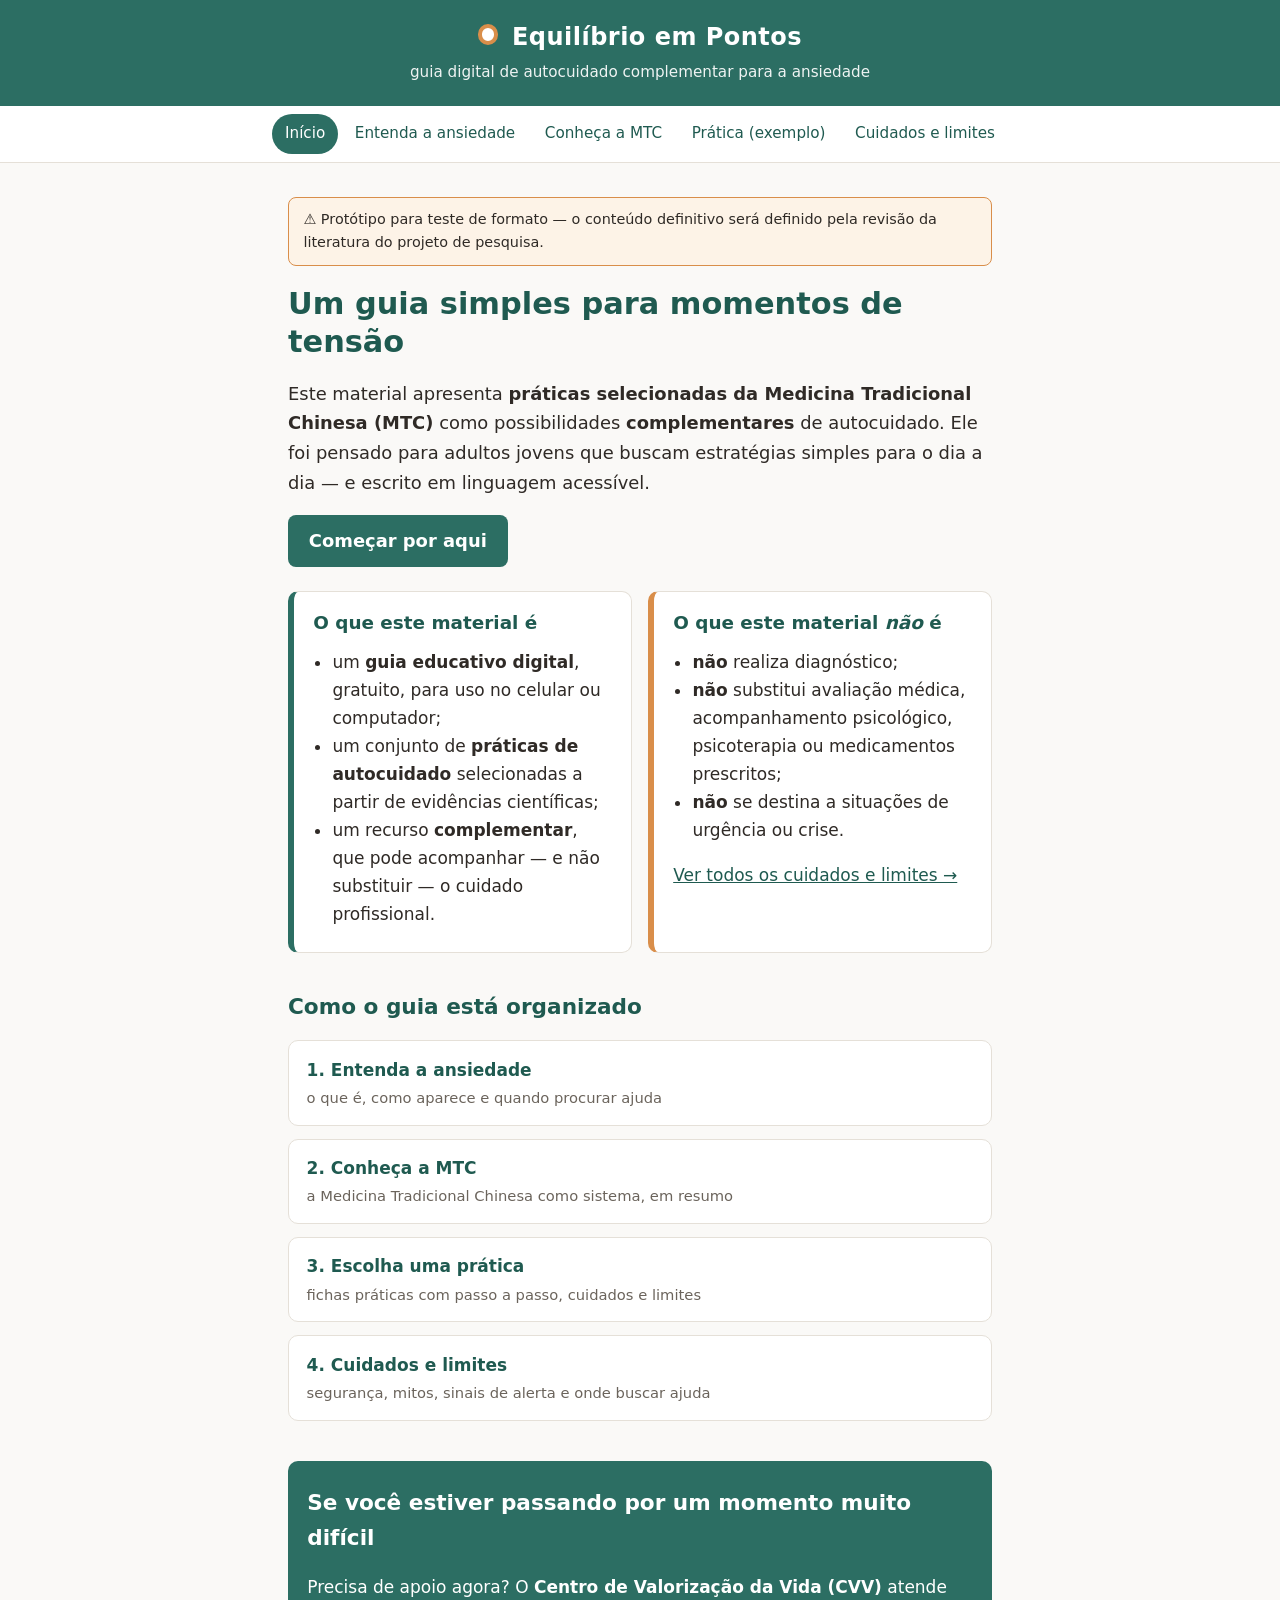
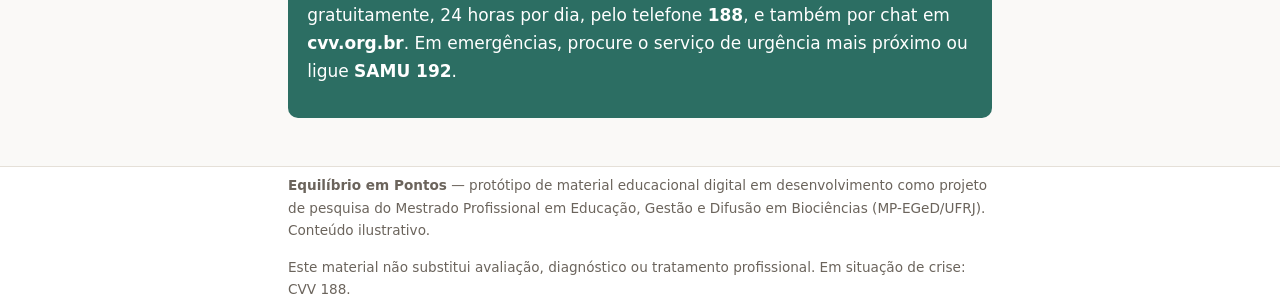
<file: index.html>
<!DOCTYPE html>
<html lang="pt-BR">
<head>
  <meta charset="UTF-8">
  <meta name="viewport" content="width=device-width, initial-scale=1.0">
  <title>Equilíbrio em Pontos — guia digital de autocuidado complementar</title>
  <meta name="description" content="Protótipo de material educacional digital sobre autocuidado complementar da ansiedade baseado em práticas selecionadas da Medicina Tradicional Chinesa.">
  <link rel="icon" href="data:image/svg+xml,%3Csvg xmlns='http://www.w3.org/2000/svg' viewBox='0 0 32 32'%3E%3Ccircle cx='16' cy='16' r='13' fill='%232c6e63'/%3E%3Ccircle cx='16' cy='16' r='4' fill='%23faf9f7'/%3E%3C/svg%3E">
  <link rel="stylesheet" href="css/style.css">
</head>
<body>
  <a class="pular" href="#conteudo">Pular para o conteúdo</a>

  <header class="topo">
    <p class="marca"><span class="ponto" aria-hidden="true"></span> Equilíbrio em Pontos</p>
    <p class="subtitulo">guia digital de autocuidado complementar para a ansiedade</p>
  </header>

  <nav class="menu" aria-label="Navegação principal">
    <ul>
      <li><a href="index.html" aria-current="page">Início</a></li>
      <li><a href="ansiedade.html">Entenda a ansiedade</a></li>
      <li><a href="mtc.html">Conheça a MTC</a></li>
      <li><a href="pratica.html">Prática (exemplo)</a></li>
      <li><a href="seguranca.html">Cuidados e limites</a></li>
    </ul>
  </nav>

  <main id="conteudo">
    <p class="prototipo">⚠ Protótipo para teste de formato — o conteúdo definitivo será definido pela revisão da literatura do projeto de pesquisa.</p>

    <section class="hero">
      <h1>Um guia simples para momentos de tensão</h1>
      <p>Este material apresenta <strong>práticas selecionadas da Medicina Tradicional Chinesa (MTC)</strong> como possibilidades <strong>complementares</strong> de autocuidado. Ele foi pensado para adultos jovens que buscam estratégias simples para o dia a dia — e escrito em linguagem acessível.</p>
      <p><a class="botao" href="ansiedade.html">Começar por aqui</a></p>
    </section>

    <div class="duas-colunas">
      <section class="cartao ok">
        <h2>O que este material é</h2>
        <ul>
          <li>um <strong>guia educativo digital</strong>, gratuito, para uso no celular ou computador;</li>
          <li>um conjunto de <strong>práticas de autocuidado</strong> selecionadas a partir de evidências científicas;</li>
          <li>um recurso <strong>complementar</strong>, que pode acompanhar — e não substituir — o cuidado profissional.</li>
        </ul>
      </section>

      <section class="cartao atencao">
        <h2>O que este material <em>não</em> é</h2>
        <ul>
          <li><strong>não</strong> realiza diagnóstico;</li>
          <li><strong>não</strong> substitui avaliação médica, acompanhamento psicológico, psicoterapia ou medicamentos prescritos;</li>
          <li><strong>não</strong> se destina a situações de urgência ou crise.</li>
        </ul>
        <p><a href="seguranca.html">Ver todos os cuidados e limites →</a></p>
      </section>
    </div>

    <section>
      <h2>Como o guia está organizado</h2>
      <ul class="modulos">
        <li><a href="ansiedade.html"><strong>1. Entenda a ansiedade</strong><span>o que é, como aparece e quando procurar ajuda</span></a></li>
        <li><a href="mtc.html"><strong>2. Conheça a MTC</strong><span>a Medicina Tradicional Chinesa como sistema, em resumo</span></a></li>
        <li><a href="pratica.html"><strong>3. Escolha uma prática</strong><span>fichas práticas com passo a passo, cuidados e limites</span></a></li>
        <li><a href="seguranca.html"><strong>4. Cuidados e limites</strong><span>segurança, mitos, sinais de alerta e onde buscar ajuda</span></a></li>
      </ul>
    </section>

    <section class="faixa-crise">
      <h2>Se você estiver passando por um momento muito difícil</h2>
      <p>Precisa de apoio agora? O <strong>Centro de Valorização da Vida (CVV)</strong> atende gratuitamente, 24 horas por dia, pelo telefone <strong>188</strong>, e também por chat em <strong>cvv.org.br</strong>. Em emergências, procure o serviço de urgência mais próximo ou ligue <strong>SAMU 192</strong>.</p>
    </section>
  </main>

  <footer>
    <p><strong>Equilíbrio em Pontos</strong> — protótipo de material educacional digital em desenvolvimento como projeto de pesquisa do Mestrado Profissional em Educação, Gestão e Difusão em Biociências (MP-EGeD/UFRJ). Conteúdo ilustrativo.</p>
    <p>Este material não substitui avaliação, diagnóstico ou tratamento profissional. Em situação de crise: CVV 188.</p>
  </footer>
</body>
</html>
</file>
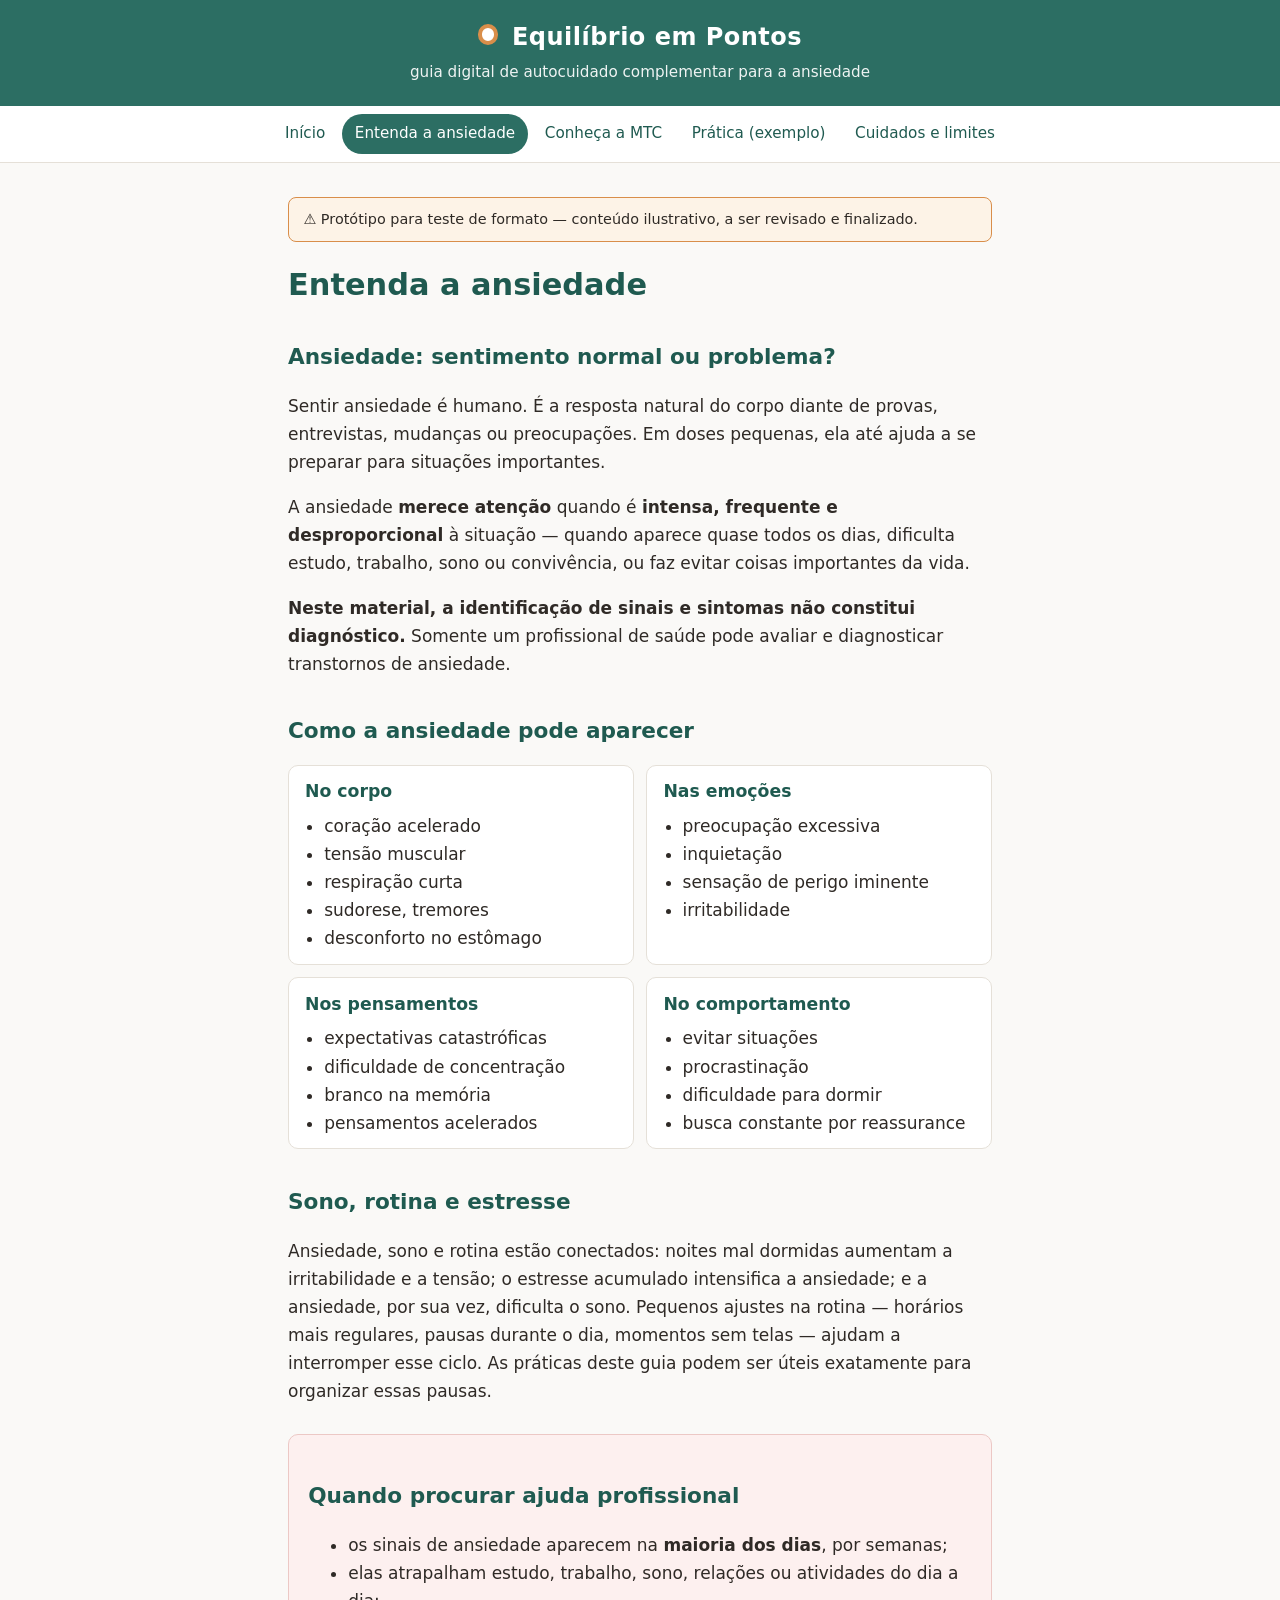
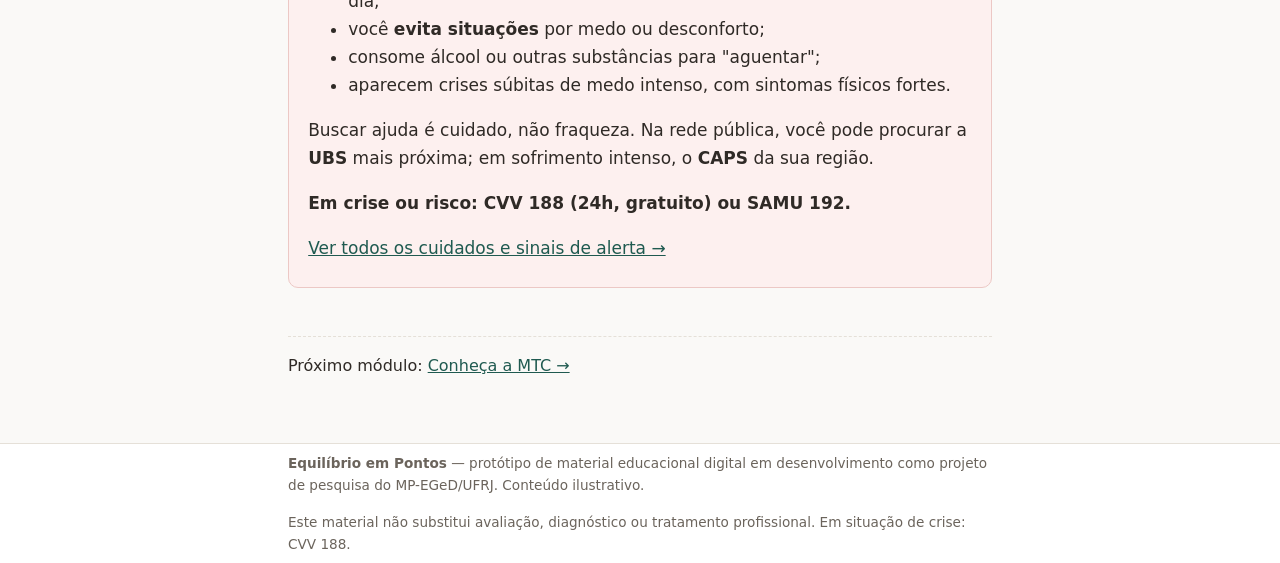
<file: ansiedade.html>
<!DOCTYPE html>
<html lang="pt-BR">
<head>
  <meta charset="UTF-8">
  <meta name="viewport" content="width=device-width, initial-scale=1.0">
  <title>Entenda a ansiedade — Equilíbrio em Pontos</title>
  <link rel="icon" href="data:image/svg+xml,%3Csvg xmlns='http://www.w3.org/2000/svg' viewBox='0 0 32 32'%3E%3Ccircle cx='16' cy='16' r='13' fill='%232c6e63'/%3E%3Ccircle cx='16' cy='16' r='4' fill='%23faf9f7'/%3E%3C/svg%3E">
  <link rel="stylesheet" href="css/style.css">
</head>
<body>
  <a class="pular" href="#conteudo">Pular para o conteúdo</a>

  <header class="topo">
    <p class="marca"><span class="ponto" aria-hidden="true"></span> Equilíbrio em Pontos</p>
    <p class="subtitulo">guia digital de autocuidado complementar para a ansiedade</p>
  </header>

  <nav class="menu" aria-label="Navegação principal">
    <ul>
      <li><a href="index.html">Início</a></li>
      <li><a href="ansiedade.html" aria-current="page">Entenda a ansiedade</a></li>
      <li><a href="mtc.html">Conheça a MTC</a></li>
      <li><a href="pratica.html">Prática (exemplo)</a></li>
      <li><a href="seguranca.html">Cuidados e limites</a></li>
    </ul>
  </nav>

  <main id="conteudo">
    <p class="prototipo">⚠ Protótipo para teste de formato — conteúdo ilustrativo, a ser revisado e finalizado.</p>

    <h1>Entenda a ansiedade</h1>

    <section>
      <h2>Ansiedade: sentimento normal ou problema?</h2>
      <p>Sentir ansiedade é humano. É a resposta natural do corpo diante de provas, entrevistas, mudanças ou preocupações. Em doses pequenas, ela até ajuda a se preparar para situações importantes.</p>
      <p>A ansiedade <strong>merece atenção</strong> quando é <strong>intensa, frequente e desproporcional</strong> à situação — quando aparece quase todos os dias, dificulta estudo, trabalho, sono ou convivência, ou faz evitar coisas importantes da vida.</p>
      <p><strong>Neste material, a identificação de sinais e sintomas não constitui diagnóstico.</strong> Somente um profissional de saúde pode avaliar e diagnosticar transtornos de ansiedade.</p>
    </section>

    <section>
      <h2>Como a ansiedade pode aparecer</h2>
      <div class="tabela-sinais">
        <div>
          <h3>No corpo</h3>
          <ul>
            <li>coração acelerado</li>
            <li>tensão muscular</li>
            <li>respiração curta</li>
            <li>sudorese, tremores</li>
            <li> desconforto no estômago</li>
          </ul>
        </div>
        <div>
          <h3>Nas emoções</h3>
          <ul>
            <li>preocupação excessiva</li>
            <li>inquietação</li>
            <li>sensação de perigo iminente</li>
            <li>irritabilidade</li>
          </ul>
        </div>
        <div>
          <h3>Nos pensamentos</h3>
          <ul>
            <li>expectativas catastróficas</li>
            <li>dificuldade de concentração</li>
            <li>branco na memória</li>
            <li>pensamentos acelerados</li>
          </ul>
        </div>
        <div>
          <h3>No comportamento</h3>
          <ul>
            <li>evitar situações</li>
            <li>procrastinação</li>
            <li>dificuldade para dormir</li>
            <li>busca constante por reassurance</li>
          </ul>
        </div>
      </div>
    </section>

    <section>
      <h2>Sono, rotina e estresse</h2>
      <p>Ansiedade, sono e rotina estão conectados: noites mal dormidas aumentam a irritabilidade e a tensão; o estresse acumulado intensifica a ansiedade; e a ansiedade, por sua vez, dificulta o sono. Pequenos ajustes na rotina — horários mais regulares, pausas durante o dia, momentos sem telas — ajudam a interromper esse ciclo. As práticas deste guia podem ser úteis exatamente para organizar essas pausas.</p>
    </section>

    <section class="atencao-bloco">
      <h2>Quando procurar ajuda profissional</h2>
      <ul>
        <li>os sinais de ansiedade aparecem na <strong>maioria dos dias</strong>, por semanas;</li>
        <li>elas atrapalham estudo, trabalho, sono, relações ou atividades do dia a dia;</li>
        <li>você <strong>evita situações</strong> por medo ou desconforto;</li>
        <li>consome álcool ou outras substâncias para "aguentar";</li>
        <li>aparecem crises súbitas de medo intenso, com sintomas físicos fortes.</li>
      </ul>
      <p>Buscar ajuda é cuidado, não fraqueza. Na rede pública, você pode procurar a <strong>UBS</strong> mais próxima; em sofrimento intenso, o <strong>CAPS</strong> da sua região.</p>
      <p><strong>Em crise ou risco: CVV 188 (24h, gratuito) ou SAMU 192.</strong></p>
      <p><a href="seguranca.html">Ver todos os cuidados e sinais de alerta →</a></p>
    </section>

    <p class="navegacao">Próximo módulo: <a href="mtc.html">Conheça a MTC →</a></p>
  </main>

  <footer>
    <p><strong>Equilíbrio em Pontos</strong> — protótipo de material educacional digital em desenvolvimento como projeto de pesquisa do MP-EGeD/UFRJ. Conteúdo ilustrativo.</p>
    <p>Este material não substitui avaliação, diagnóstico ou tratamento profissional. Em situação de crise: CVV 188.</p>
  </footer>
</body>
</html>
</file>
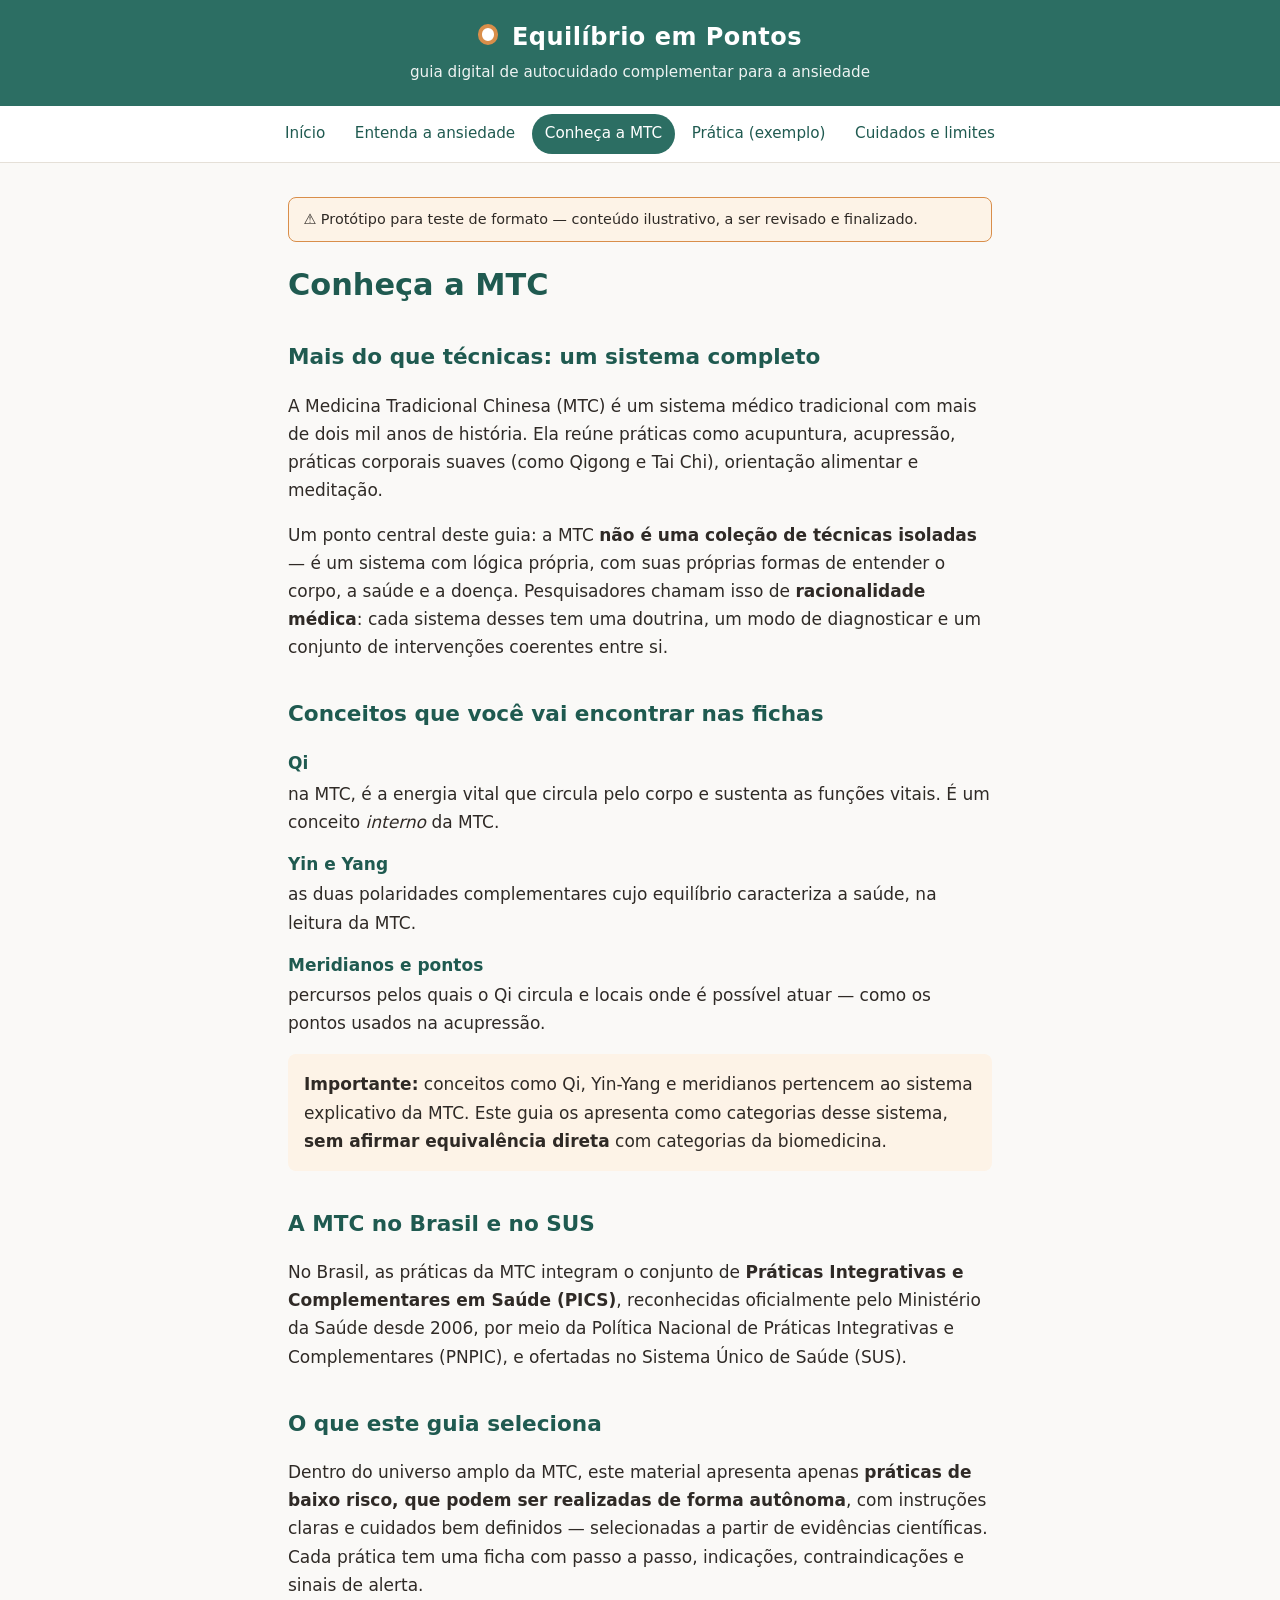
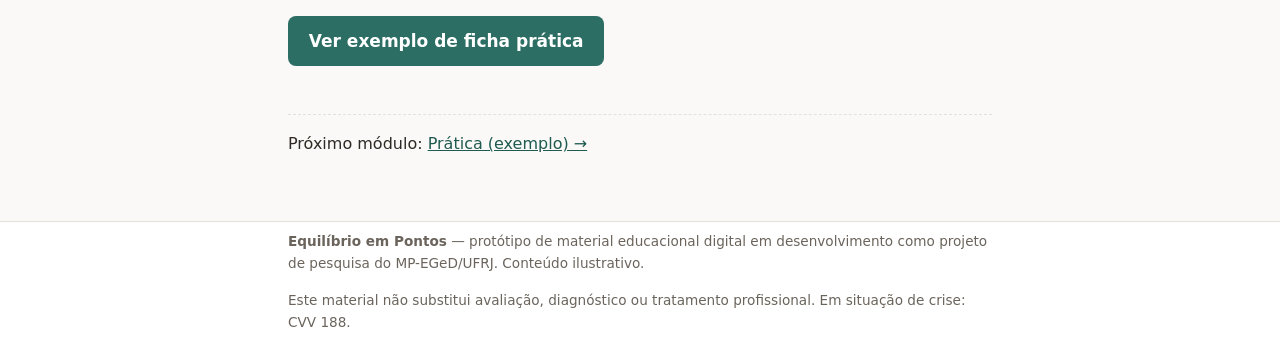
<file: mtc.html>
<!DOCTYPE html>
<html lang="pt-BR">
<head>
  <meta charset="UTF-8">
  <meta name="viewport" content="width=device-width, initial-scale=1.0">
  <title>Conheça a MTC — Equilíbrio em Pontos</title>
  <link rel="icon" href="data:image/svg+xml,%3Csvg xmlns='http://www.w3.org/2000/svg' viewBox='0 0 32 32'%3E%3Ccircle cx='16' cy='16' r='13' fill='%232c6e63'/%3E%3Ccircle cx='16' cy='16' r='4' fill='%23faf9f7'/%3E%3C/svg%3E">
  <link rel="stylesheet" href="css/style.css">
</head>
<body>
  <a class="pular" href="#conteudo">Pular para o conteúdo</a>

  <header class="topo">
    <p class="marca"><span class="ponto" aria-hidden="true"></span> Equilíbrio em Pontos</p>
    <p class="subtitulo">guia digital de autocuidado complementar para a ansiedade</p>
  </header>

  <nav class="menu" aria-label="Navegação principal">
    <ul>
      <li><a href="index.html">Início</a></li>
      <li><a href="ansiedade.html">Entenda a ansiedade</a></li>
      <li><a href="mtc.html" aria-current="page">Conheça a MTC</a></li>
      <li><a href="pratica.html">Prática (exemplo)</a></li>
      <li><a href="seguranca.html">Cuidados e limites</a></li>
    </ul>
  </nav>

  <main id="conteudo">
    <p class="prototipo">⚠ Protótipo para teste de formato — conteúdo ilustrativo, a ser revisado e finalizado.</p>

    <h1>Conheça a MTC</h1>

    <section>
      <h2>Mais do que técnicas: um sistema completo</h2>
      <p>A Medicina Tradicional Chinesa (MTC) é um sistema médico tradicional com mais de dois mil anos de história. Ela reúne práticas como acupuntura, acupressão, práticas corporais suaves (como Qigong e Tai Chi), orientação alimentar e meditação.</p>
      <p>Um ponto central deste guia: a MTC <strong>não é uma coleção de técnicas isoladas</strong> — é um sistema com lógica própria, com suas próprias formas de entender o corpo, a saúde e a doença. Pesquisadores chamam isso de <strong>racionalidade médica</strong>: cada sistema desses tem uma doutrina, um modo de diagnosticar e um conjunto de intervenções coerentes entre si.</p>
    </section>

    <section>
      <h2>Conceitos que você vai encontrar nas fichas</h2>
      <dl class="conceitos">
        <dt>Qi</dt>
        <dd>na MTC, é a energia vital que circula pelo corpo e sustenta as funções vitais. É um conceito <em>interno</em> da MTC.</dd>
        <dt>Yin e Yang</dt>
        <dd>as duas polaridades complementares cujo equilíbrio caracteriza a saúde, na leitura da MTC.</dd>
        <dt>Meridianos e pontos</dt>
        <dd>percursos pelos quais o Qi circula e locais onde é possível atuar — como os pontos usados na acupressão.</dd>
      </dl>
      <div class="nota">
        <p><strong>Importante:</strong> conceitos como Qi, Yin-Yang e meridianos pertencem ao sistema explicativo da MTC. Este guia os apresenta como categorias desse sistema, <strong>sem afirmar equivalência direta</strong> com categorias da biomedicina.</p>
      </div>
    </section>

    <section>
      <h2>A MTC no Brasil e no SUS</h2>
      <p>No Brasil, as práticas da MTC integram o conjunto de <strong>Práticas Integrativas e Complementares em Saúde (PICS)</strong>, reconhecidas oficialmente pelo Ministério da Saúde desde 2006, por meio da Política Nacional de Práticas Integrativas e Complementares (PNPIC), e ofertadas no Sistema Único de Saúde (SUS).</p>
    </section>

    <section>
      <h2>O que este guia seleciona</h2>
      <p>Dentro do universo amplo da MTC, este material apresenta apenas <strong>práticas de baixo risco, que podem ser realizadas de forma autônoma</strong>, com instruções claras e cuidados bem definidos — selecionadas a partir de evidências científicas. Cada prática tem uma ficha com passo a passo, indicações, contraindicações e sinais de alerta.</p>
      <p><a class="botao" href="pratica.html">Ver exemplo de ficha prática</a></p>
    </section>

    <p class="navegacao">Próximo módulo: <a href="pratica.html">Prática (exemplo) →</a></p>
  </main>

  <footer>
    <p><strong>Equilíbrio em Pontos</strong> — protótipo de material educacional digital em desenvolvimento como projeto de pesquisa do MP-EGeD/UFRJ. Conteúdo ilustrativo.</p>
    <p>Este material não substitui avaliação, diagnóstico ou tratamento profissional. Em situação de crise: CVV 188.</p>
  </footer>
</body>
</html>
</file>
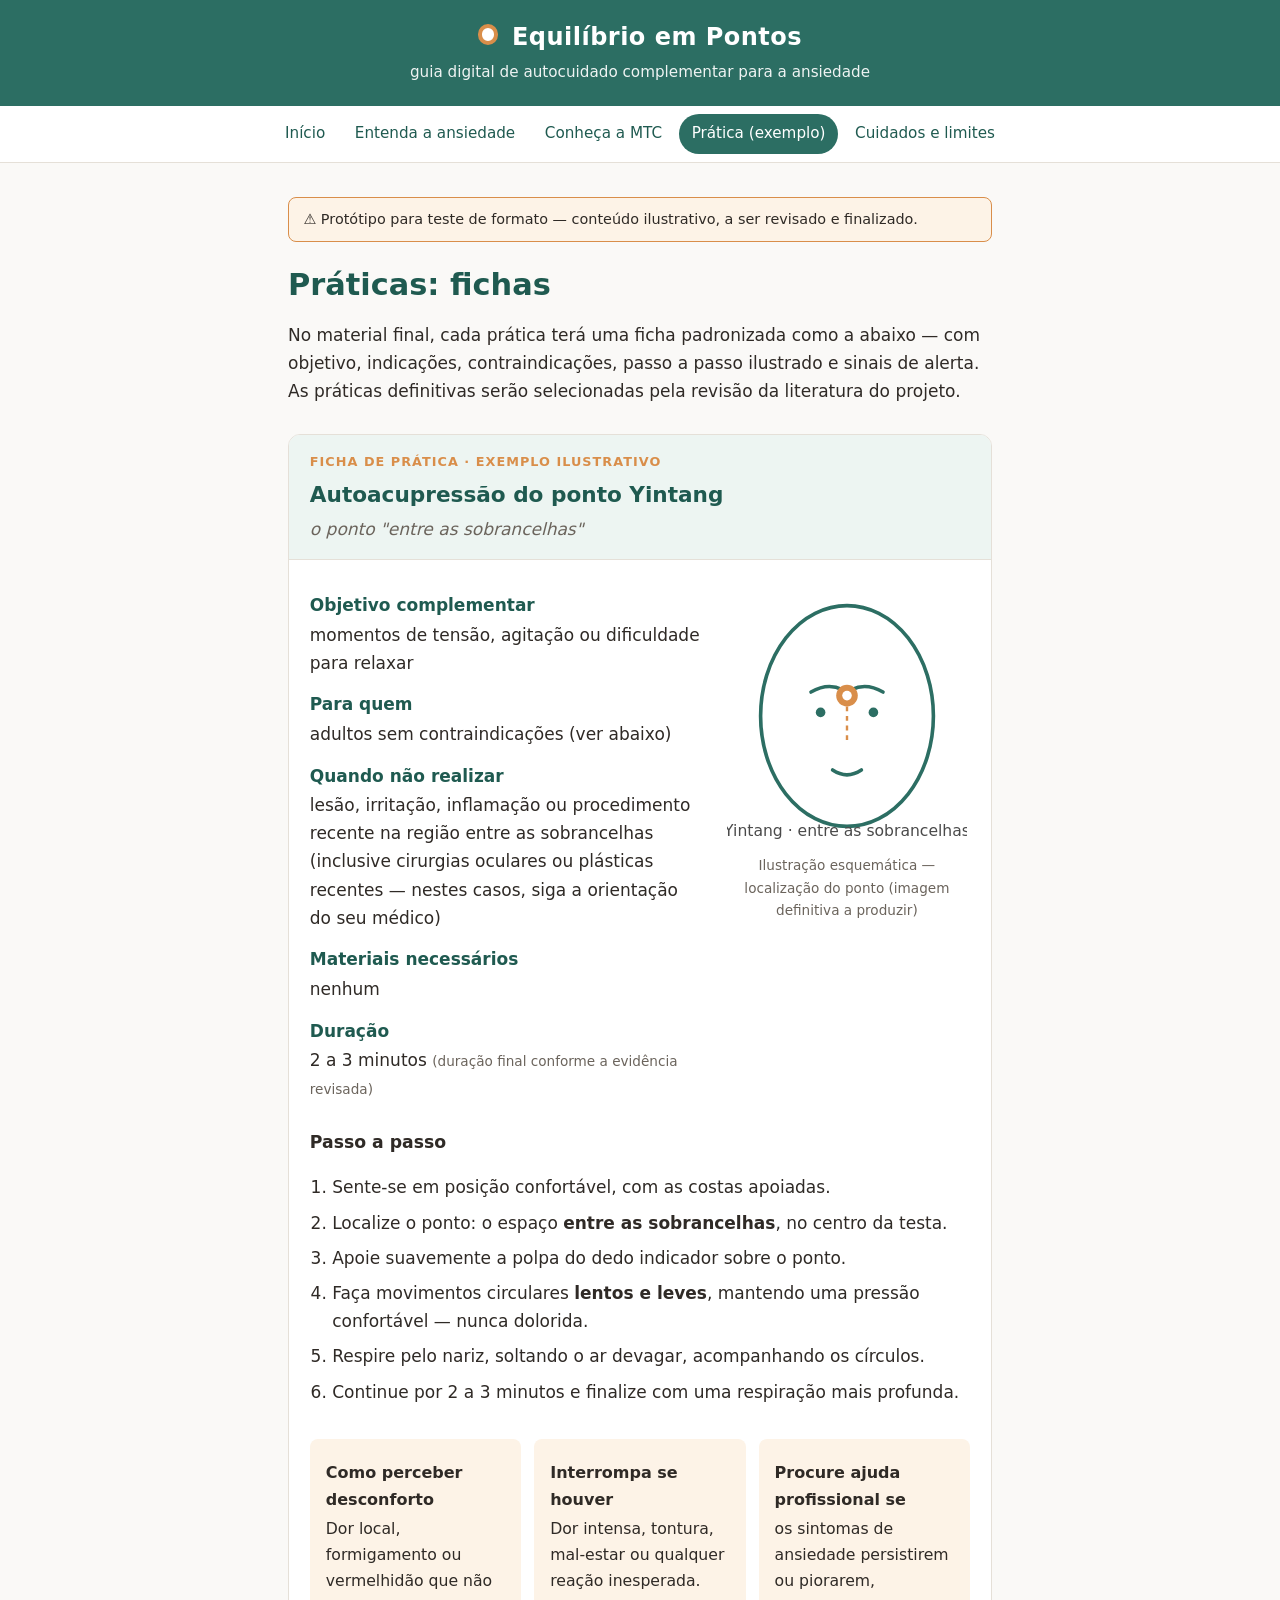
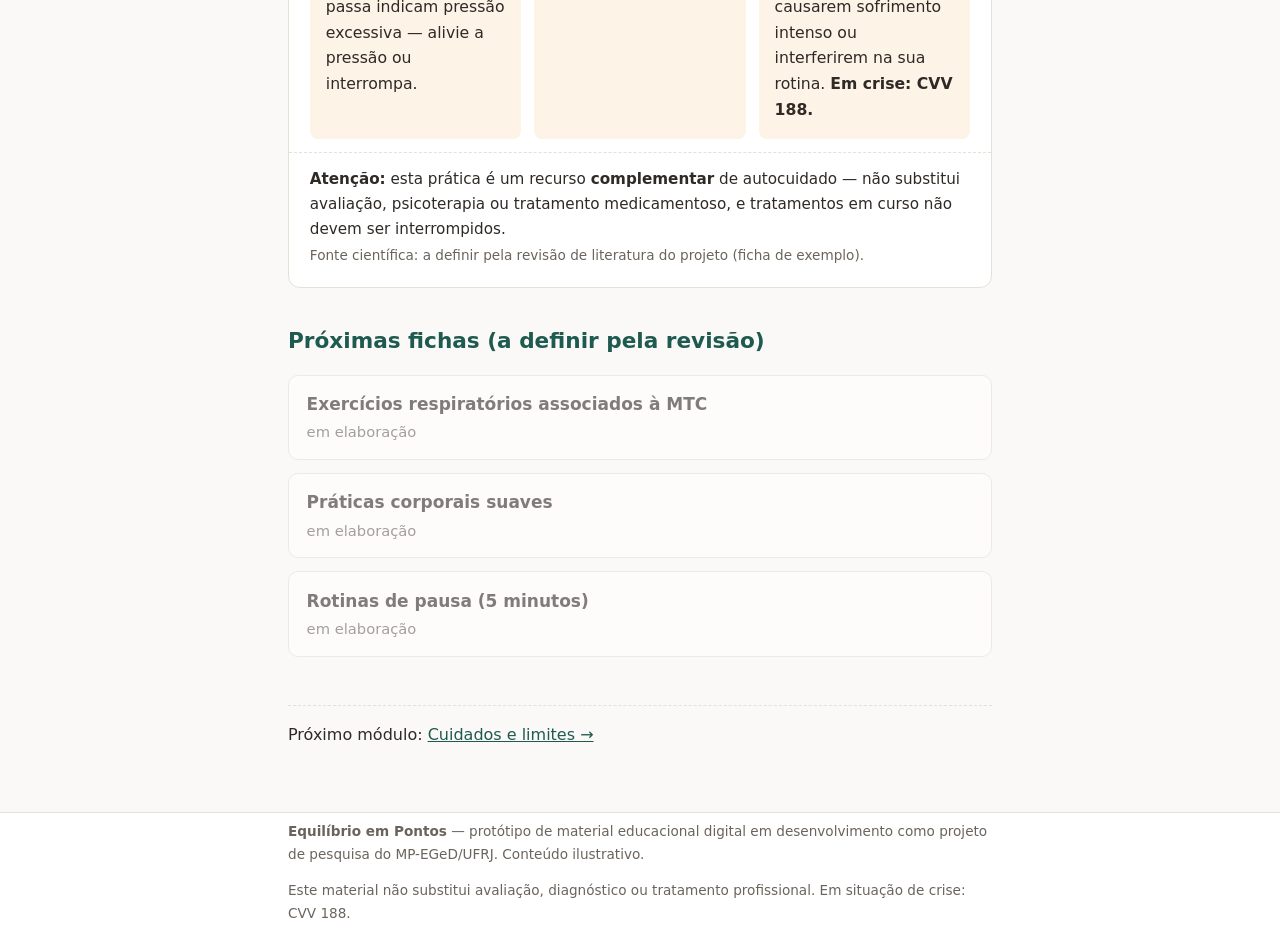
<file: pratica.html>
<!DOCTYPE html>
<html lang="pt-BR">
<head>
  <meta charset="UTF-8">
  <meta name="viewport" content="width=device-width, initial-scale=1.0">
  <title>Prática (exemplo de ficha) — Equilíbrio em Pontos</title>
  <link rel="icon" href="data:image/svg+xml,%3Csvg xmlns='http://www.w3.org/2000/svg' viewBox='0 0 32 32'%3E%3Ccircle cx='16' cy='16' r='13' fill='%232c6e63'/%3E%3Ccircle cx='16' cy='16' r='4' fill='%23faf9f7'/%3E%3C/svg%3E">
  <link rel="stylesheet" href="css/style.css">
</head>
<body>
  <a class="pular" href="#conteudo">Pular para o conteúdo</a>

  <header class="topo">
    <p class="marca"><span class="ponto" aria-hidden="true"></span> Equilíbrio em Pontos</p>
    <p class="subtitulo">guia digital de autocuidado complementar para a ansiedade</p>
  </header>

  <nav class="menu" aria-label="Navegação principal">
    <ul>
      <li><a href="index.html">Início</a></li>
      <li><a href="ansiedade.html">Entenda a ansiedade</a></li>
      <li><a href="mtc.html">Conheça a MTC</a></li>
      <li><a href="pratica.html" aria-current="page">Prática (exemplo)</a></li>
      <li><a href="seguranca.html">Cuidados e limites</a></li>
    </ul>
  </nav>

  <main id="conteudo">
    <p class="prototipo">⚠ Protótipo para teste de formato — conteúdo ilustrativo, a ser revisado e finalizado.</p>

    <h1>Práticas: fichas</h1>
    <p>No material final, cada prática terá uma ficha padronizada como a abaixo — com objetivo, indicações, contraindicações, passo a passo ilustrado e sinais de alerta. As práticas definitivas serão selecionadas pela revisão da literatura do projeto.</p>

    <article class="ficha">
      <header>
        <p class="ficha-rotulo">Ficha de prática · EXEMPLO ILUSTRATIVO</p>
        <h2>Autoacupressão do ponto Yintang</h2>
        <p class="ficha-sub">o ponto "entre as sobrancelhas"</p>
      </header>

      <div class="ficha-corpo">
        <div class="ficha-info">
          <dl>
            <dt>Objetivo complementar</dt>
            <dd>momentos de tensão, agitação ou dificuldade para relaxar</dd>

            <dt>Para quem</dt>
            <dd>adultos sem contraindicações (ver abaixo)</dd>

            <dt>Quando <strong>não</strong> realizar</dt>
            <dd>lesão, irritação, inflamação ou procedimento recente na região entre as sobrancelhas (inclusive cirurgias oculares ou plásticas recentes — nestes casos, siga a orientação do seu médico)</dd>

            <dt>Materiais necessários</dt>
            <dd>nenhum</dd>

            <dt>Duração</dt>
            <dd>2 a 3 minutos <span class="pequeno">(duração final conforme a evidência revisada)</span></dd>
          </dl>
        </div>

        <figure class="ficha-figura">
          <svg viewBox="0 0 200 220" role="img" aria-label="Esquema do rosto com o ponto Yintang marcado entre as sobrancelhas">
            <ellipse cx="100" cy="115" rx="72" ry="92" fill="#ffffff" stroke="#2c6e63" stroke-width="3"/>
            <path d="M 70 95 Q 84 87 96 93" fill="none" stroke="#2c6e63" stroke-width="3" stroke-linecap="round"/>
            <path d="M 104 93 Q 116 87 130 95" fill="none" stroke="#2c6e63" stroke-width="3" stroke-linecap="round"/>
            <circle cx="100" cy="98" r="9" fill="#d98e4a"/>
            <circle cx="100" cy="98" r="4" fill="#ffffff"/>
            <circle cx="78" cy="112" r="4" fill="#2c6e63"/>
            <circle cx="122" cy="112" r="4" fill="#2c6e63"/>
            <path d="M 88 160 Q 100 168 112 160" fill="none" stroke="#2c6e63" stroke-width="3" stroke-linecap="round"/>
            <line x1="100" y1="107" x2="100" y2="135" stroke="#d98e4a" stroke-width="2" stroke-dasharray="4 4"/>
            <text x="100" y="215" text-anchor="middle" font-size="13" fill="#4a4a4a">Yintang · entre as sobrancelhas</text>
          </svg>
          <figcaption>Ilustração esquemática — localização do ponto (imagem definitiva a produzir)</figcaption>
        </figure>
      </div>

      <section class="passos">
        <h3>Passo a passo</h3>
        <ol>
          <li>Sente-se em posição confortável, com as costas apoiadas.</li>
          <li>Localize o ponto: o espaço <strong>entre as sobrancelhas</strong>, no centro da testa.</li>
          <li>Apoie suavemente a polpa do dedo indicador sobre o ponto.</li>
          <li>Faça movimentos circulares <strong>lentos e leves</strong>, mantendo uma pressão confortável — nunca dolorida.</li>
          <li>Respire pelo nariz, soltando o ar devagar, acompanhando os círculos.</li>
          <li>Continue por 2 a 3 minutos e finalize com uma respiração mais profunda.</li>
        </ol>
      </section>

      <div class="ficha-alertas">
        <section>
          <h3>Como perceber desconforto</h3>
          <p>Dor local, formigamento ou vermelhidão que não passa indicam pressão excessiva — alivie a pressão ou interrompa.</p>
        </section>
        <section>
          <h3>Interrompa se houver</h3>
          <p>Dor intensa, tontura, mal-estar ou qualquer reação inesperada.</p>
        </section>
        <section>
          <h3>Procure ajuda profissional se</h3>
          <p>os sintomas de ansiedade persistirem ou piorarem, causarem sofrimento intenso ou interferirem na sua rotina. <strong>Em crise: CVV 188.</strong></p>
        </section>
      </div>

      <p class="ficha-fonte"><strong>Atenção:</strong> esta prática é um recurso <strong>complementar</strong> de autocuidado — não substitui avaliação, psicoterapia ou tratamento medicamentoso, e tratamentos em curso não devem ser interrompidos.<br><span class="pequeno">Fonte científica: a definir pela revisão de literatura do projeto (ficha de exemplo).</span></p>
    </article>

    <section class="proximas">
      <h2>Próximas fichas (a definir pela revisão)</h2>
      <ul class="modulos">
        <li class="inativo"><strong>Exercícios respiratórios associados à MTC</strong><span>em elaboração</span></li>
        <li class="inativo"><strong>Práticas corporais suaves</strong><span>em elaboração</span></li>
        <li class="inativo"><strong>Rotinas de pausa (5 minutos)</strong><span>em elaboração</span></li>
      </ul>
    </section>

    <p class="navegacao">Próximo módulo: <a href="seguranca.html">Cuidados e limites →</a></p>
  </main>

  <footer>
    <p><strong>Equilíbrio em Pontos</strong> — protótipo de material educacional digital em desenvolvimento como projeto de pesquisa do MP-EGeD/UFRJ. Conteúdo ilustrativo.</p>
    <p>Este material não substitui avaliação, diagnóstico ou tratamento profissional. Em situação de crise: CVV 188.</p>
  </footer>
</body>
</html>
</file>
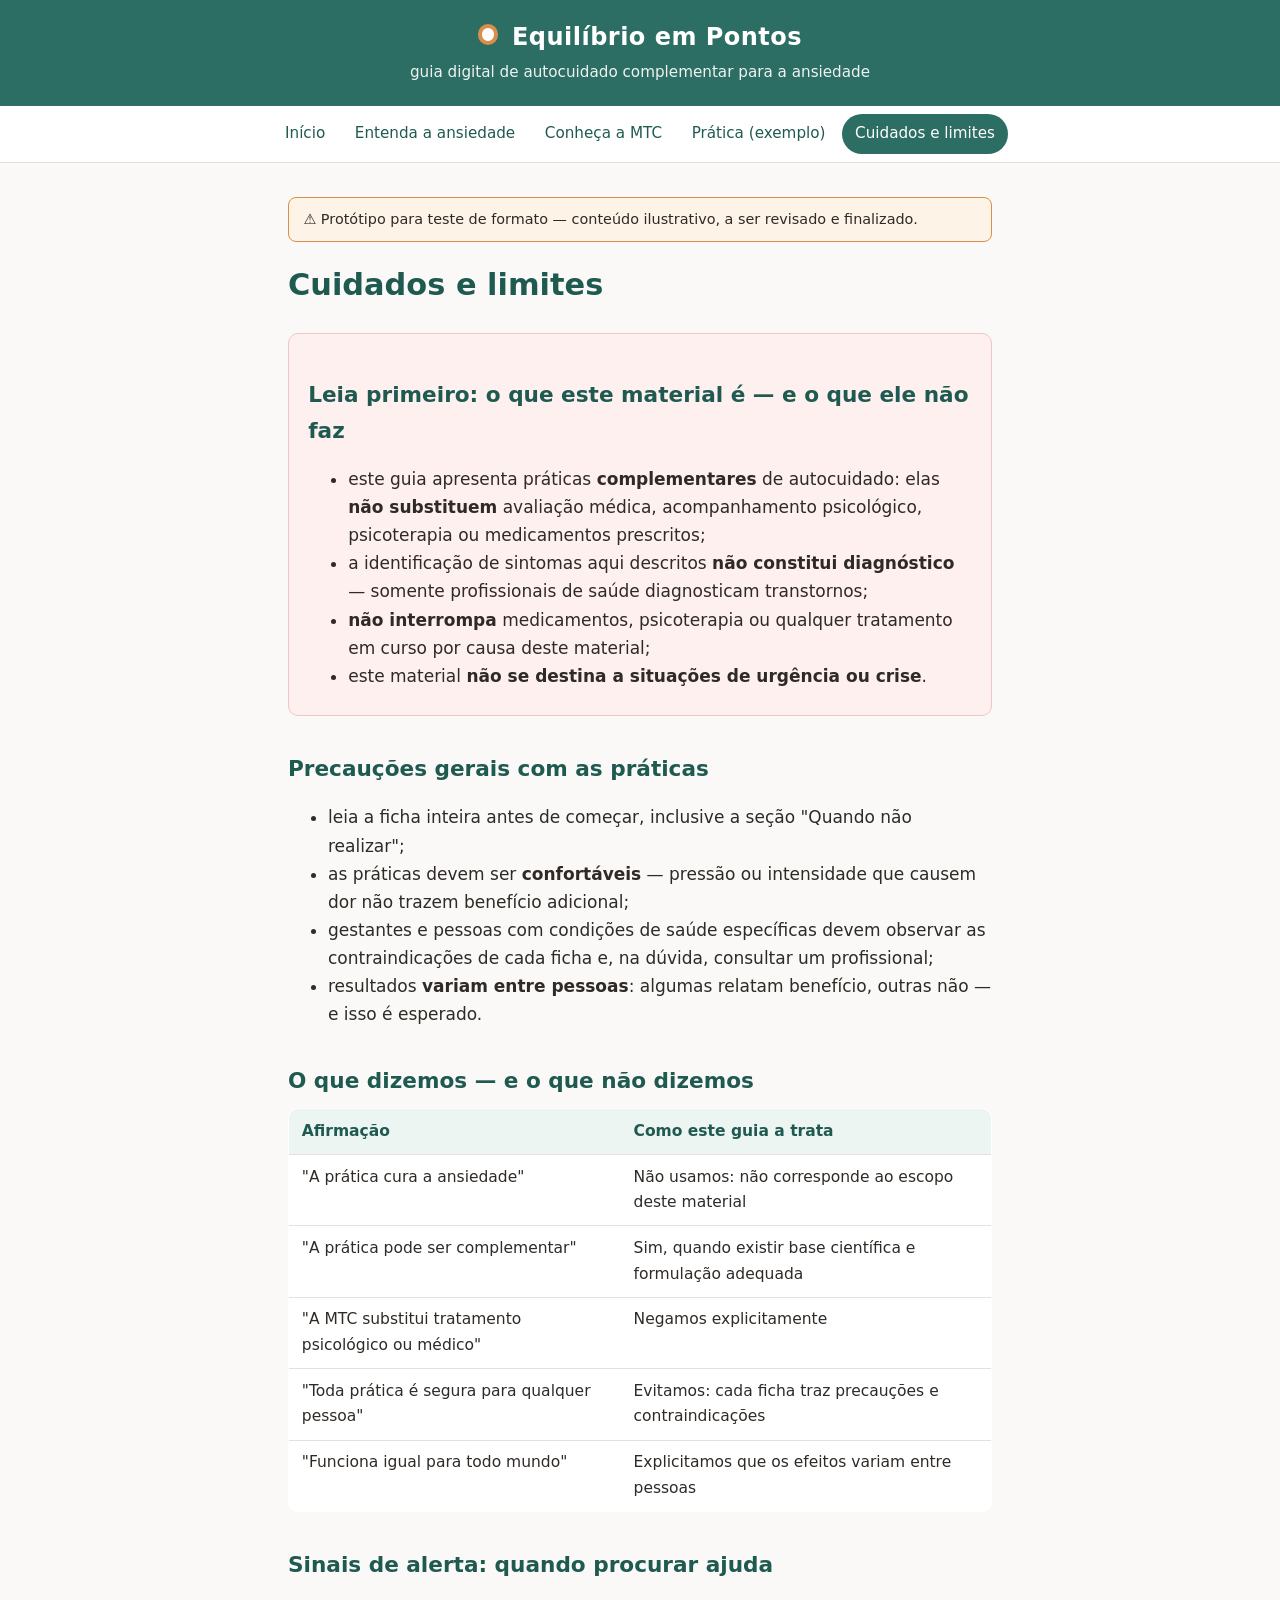
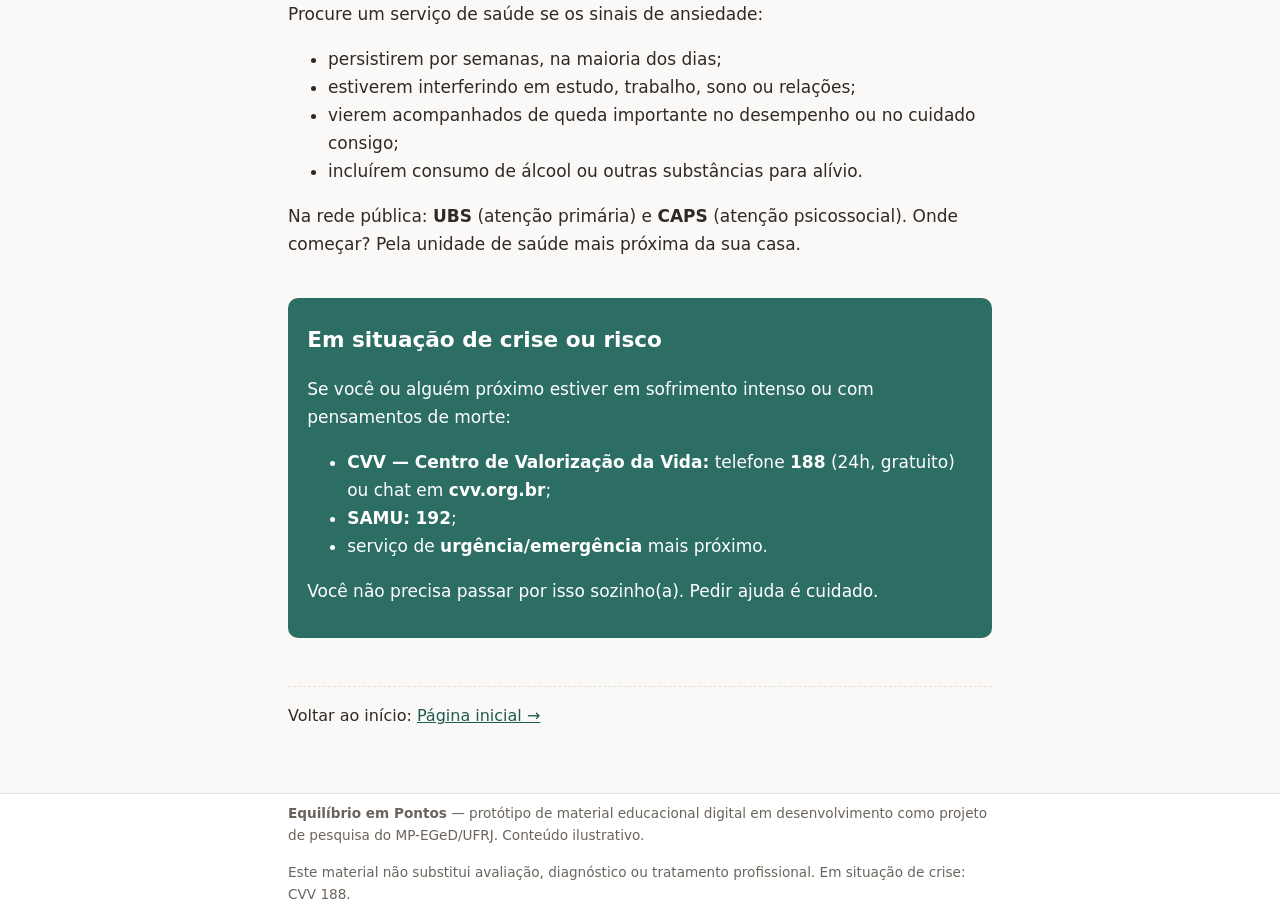
<file: seguranca.html>
<!DOCTYPE html>
<html lang="pt-BR">
<head>
  <meta charset="UTF-8">
  <meta name="viewport" content="width=device-width, initial-scale=1.0">
  <title>Cuidados e limites — Equilíbrio em Pontos</title>
  <link rel="icon" href="data:image/svg+xml,%3Csvg xmlns='http://www.w3.org/2000/svg' viewBox='0 0 32 32'%3E%3Ccircle cx='16' cy='16' r='13' fill='%232c6e63'/%3E%3Ccircle cx='16' cy='16' r='4' fill='%23faf9f7'/%3E%3C/svg%3E">
  <link rel="stylesheet" href="css/style.css">
</head>
<body>
  <a class="pular" href="#conteudo">Pular para o conteúdo</a>

  <header class="topo">
    <p class="marca"><span class="ponto" aria-hidden="true"></span> Equilíbrio em Pontos</p>
    <p class="subtitulo">guia digital de autocuidado complementar para a ansiedade</p>
  </header>

  <nav class="menu" aria-label="Navegação principal">
    <ul>
      <li><a href="index.html">Início</a></li>
      <li><a href="ansiedade.html">Entenda a ansiedade</a></li>
      <li><a href="mtc.html">Conheça a MTC</a></li>
      <li><a href="pratica.html">Prática (exemplo)</a></li>
      <li><a href="seguranca.html" aria-current="page">Cuidados e limites</a></li>
    </ul>
  </nav>

  <main id="conteudo">
    <p class="prototipo">⚠ Protótipo para teste de formato — conteúdo ilustrativo, a ser revisado e finalizado.</p>

    <h1>Cuidados e limites</h1>

    <section class="atencao-bloco">
      <h2>Leia primeiro: o que este material é — e o que ele não faz</h2>
      <ul>
        <li>este guia apresenta práticas <strong>complementares</strong> de autocuidado: elas <strong>não substituem</strong> avaliação médica, acompanhamento psicológico, psicoterapia ou medicamentos prescritos;</li>
        <li>a identificação de sintomas aqui descritos <strong>não constitui diagnóstico</strong> — somente profissionais de saúde diagnosticam transtornos;</li>
        <li><strong>não interrompa</strong> medicamentos, psicoterapia ou qualquer tratamento em curso por causa deste material;</li>
        <li>este material <strong>não se destina a situações de urgência ou crise</strong>.</li>
      </ul>
    </section>

    <section>
      <h2>Precauções gerais com as práticas</h2>
      <ul>
        <li>leia a ficha inteira antes de começar, inclusive a seção "Quando não realizar";</li>
        <li>as práticas devem ser <strong>confortáveis</strong> — pressão ou intensidade que causem dor não trazem benefício adicional;</li>
        <li>gestantes e pessoas com condições de saúde específicas devem observar as contraindicações de cada ficha e, na dúvida, consultar um profissional;</li>
        <li>resultados <strong>variam entre pessoas</strong>: algumas relatam benefício, outras não — e isso é esperado.</li>
      </ul>
    </section>

    <section>
      <h2>O que dizemos — e o que não dizemos</h2>
      <table class="mitos">
        <thead>
          <tr><th>Afirmação</th><th>Como este guia a trata</th></tr>
        </thead>
        <tbody>
          <tr><td>"A prática cura a ansiedade"</td><td>Não usamos: não corresponde ao escopo deste material</td></tr>
          <tr><td>"A prática pode ser complementar"</td><td>Sim, quando existir base científica e formulação adequada</td></tr>
          <tr><td>"A MTC substitui tratamento psicológico ou médico"</td><td>Negamos explicitamente</td></tr>
          <tr><td>"Toda prática é segura para qualquer pessoa"</td><td>Evitamos: cada ficha traz precauções e contraindicações</td></tr>
          <tr><td>"Funciona igual para todo mundo"</td><td>Explicitamos que os efeitos variam entre pessoas</td></tr>
        </tbody>
      </table>
    </section>

    <section>
      <h2>Sinais de alerta: quando procurar ajuda</h2>
      <p>Procure um serviço de saúde se os sinais de ansiedade:</p>
      <ul>
        <li>persistirem por semanas, na maioria dos dias;</li>
        <li>estiverem interferindo em estudo, trabalho, sono ou relações;</li>
        <li>vierem acompanhados de queda importante no desempenho ou no cuidado consigo;</li>
        <li>incluírem consumo de álcool ou outras substâncias para alívio.</li>
      </ul>
      <p>Na rede pública: <strong>UBS</strong> (atenção primária) e <strong>CAPS</strong> (atenção psicossocial). Onde começar? Pela unidade de saúde mais próxima da sua casa.</p>
    </section>

    <section class="faixa-crise">
      <h2>Em situação de crise ou risco</h2>
      <p>Se você ou alguém próximo estiver em sofrimento intenso ou com pensamentos de morte:</p>
      <ul>
        <li><strong>CVV — Centro de Valorização da Vida:</strong> telefone <strong>188</strong> (24h, gratuito) ou chat em <strong>cvv.org.br</strong>;</li>
        <li><strong>SAMU:</strong> <strong>192</strong>;</li>
        <li>serviço de <strong>urgência/emergência</strong> mais próximo.</li>
      </ul>
      <p>Você não precisa passar por isso sozinho(a). Pedir ajuda é cuidado.</p>
    </section>

    <p class="navegacao">Voltar ao início: <a href="index.html">Página inicial →</a></p>
  </main>

  <footer>
    <p><strong>Equilíbrio em Pontos</strong> — protótipo de material educacional digital em desenvolvimento como projeto de pesquisa do MP-EGeD/UFRJ. Conteúdo ilustrativo.</p>
    <p>Este material não substitui avaliação, diagnóstico ou tratamento profissional. Em situação de crise: CVV 188.</p>
  </footer>
</body>
</html>
</file>
<file: css/style.css>
/* ============================================================
   Equilíbrio em Pontos — protótipo de webdocumento educativo
   Estilo: mobile-first, tipografia fluida, alto contraste
   ============================================================ */

:root {
  --verde: #2c6e63;
  --verde-escuro: #1f5a50;
  --creme: #faf9f7;
  --tinta: #2f2a26;
  --cinza: #6b645c;
  --borda: #e5e0d8;
  --ambar: #d98e4a;
  --ambar-claro: #fdf3e7;
  --alerta: #b3261e;
  --alerta-claro: #fdf0ef;
  --ok-claro: #edf5f2;
}

* { box-sizing: border-box; }

html { scroll-behavior: smooth; }

body {
  margin: 0;
  background: var(--creme);
  color: var(--tinta);
  font-family: "Segoe UI", system-ui, -apple-system, "Helvetica Neue", Arial, sans-serif;
  font-size: 1.0625rem;
  line-height: 1.65;
}

/* ---------- acessibilidade ---------- */

.pular {
  position: absolute;
  left: -9999px;
}
.pular:focus {
  position: static;
  display: block;
  padding: 0.75rem 1rem;
  background: var(--verde);
  color: #fff;
}

a { color: var(--verde-escuro); }
a:hover { color: var(--ambar); }
a:focus-visible {
  outline: 3px solid var(--ambar);
  outline-offset: 2px;
  border-radius: 2px;
}

/* ---------- cabeçalho e navegação ---------- */

.topo {
  background: var(--verde);
  color: #fff;
  padding: 1.1rem 1rem 1.3rem;
  text-align: center;
}
.marca {
  margin: 0;
  font-size: 1.5rem;
  font-weight: 700;
  letter-spacing: 0.02em;
}
.marca .ponto {
  display: inline-block;
  width: 0.85em;
  height: 0.85em;
  border-radius: 50%;
  background: #fff;
  border: 0.18em solid var(--ambar);
  margin-right: 0.3rem;
  vertical-align: baseline;
}
.subtitulo {
  margin: 0.2rem 0 0;
  font-size: 0.95rem;
  opacity: 0.92;
}

.menu {
  background: #fff;
  border-bottom: 1px solid var(--borda);
}
.menu ul {
  display: flex;
  flex-wrap: wrap;
  justify-content: center;
  gap: 0.25rem;
  margin: 0;
  padding: 0.5rem;
  list-style: none;
}
.menu a {
  display: block;
  padding: 0.45rem 0.8rem;
  border-radius: 999px;
  text-decoration: none;
  font-size: 0.95rem;
}
.menu a[aria-current="page"] {
  background: var(--verde);
  color: #fff;
}
.menu a[aria-current="page"]:hover { color: #fff; }

/* ---------- estrutura ---------- */

main {
  max-width: 46rem;
  margin: 0 auto;
  padding: 1.25rem 1rem 3rem;
}

.prototipo {
  background: var(--ambar-claro);
  border: 1px solid var(--ambar);
  border-radius: 8px;
  padding: 0.6rem 0.9rem;
  font-size: 0.9rem;
}

h1 {
  font-size: 1.9rem;
  line-height: 1.25;
  color: var(--verde-escuro);
  margin: 1.5rem 0 0.75rem;
}
h2 {
  font-size: 1.35rem;
  color: var(--verde-escuro);
  margin: 2.2rem 0 0.6rem;
}
h3 { font-size: 1.08rem; margin: 1.2rem 0 0.4rem; }

.hero h1 { margin-top: 1.2rem; }
.hero p { font-size: 1.12rem; }

.botao {
  display: inline-block;
  background: var(--verde);
  color: #fff;
  font-weight: 600;
  text-decoration: none;
  padding: 0.7rem 1.3rem;
  border-radius: 8px;
}
.botao:hover { background: var(--verde-escuro); color: #fff; }

.navegacao {
  margin-top: 3rem;
  padding-top: 1rem;
  border-top: 1px dashed var(--borda);
  font-size: 1rem;
}

/* ---------- cartões e listas de módulos ---------- */

.duas-colunas {
  display: grid;
  gap: 1rem;
  grid-template-columns: 1fr;
  margin-top: 1.5rem;
}
.cartao {
  background: #fff;
  border: 1px solid var(--borda);
  border-left: 6px solid var(--verde);
  border-radius: 10px;
  padding: 1rem 1.2rem;
}
.cartao.atencao { border-left-color: var(--ambar); }
.cartao h2 { margin-top: 0; font-size: 1.15rem; }
.cartao ul { padding-left: 1.2rem; margin: 0.5rem 0; }

.modulos {
  list-style: none;
  padding: 0;
  margin: 1rem 0;
  display: grid;
  gap: 0.8rem;
}
.modulos a,
.modulos .inativo {
  display: block;
  background: #fff;
  border: 1px solid var(--borda);
  border-radius: 10px;
  padding: 0.9rem 1.1rem;
  text-decoration: none;
}
.modulos a:hover { border-color: var(--verde); }
.modulos a span,
.modulos .inativo span {
  display: block;
  color: var(--cinza);
  font-size: 0.92rem;
  margin-top: 0.15rem;
}
.modulos .inativo { opacity: 0.6; }

/* ---------- blocos temáticos ---------- */

.nota {
  background: var(--ambar-claro);
  border-radius: 8px;
  padding: 0.4rem 1rem;
  margin: 1rem 0;
}
.nota p { margin: 0.6rem 0; }

.atencao-bloco {
  background: var(--alerta-claro);
  border: 1px solid #ecc8c5;
  border-radius: 10px;
  padding: 0.5rem 1.2rem;
  margin: 1.8rem 0;
}

.faixa-crise {
  background: var(--verde);
  color: #fff;
  border-radius: 10px;
  padding: 0.5rem 1.2rem 1rem;
  margin: 2.5rem 0 0;
}
.faixa-crise h2 { color: #fff; margin-top: 1rem; }
.faixa-crise a { color: #fff; text-decoration: underline; }

.tabela-sinais {
  display: grid;
  gap: 0.8rem;
  grid-template-columns: 1fr;
  margin: 1rem 0;
}
.tabela-sinais > div {
  background: #fff;
  border: 1px solid var(--borda);
  border-radius: 10px;
  padding: 0.7rem 1rem;
}
.tabela-sinais h3 { margin-top: 0; color: var(--verde-escuro); }
.tabela-sinais ul { margin: 0.3rem 0 0; padding-left: 1.2rem; }

.conceitos dt {
  font-weight: 700;
  color: var(--verde-escuro);
  margin-top: 0.9rem;
}
.conceitos dd { margin: 0.15rem 0 0; }

/* ---------- ficha de prática ---------- */

.ficha {
  background: #fff;
  border: 1px solid var(--borda);
  border-radius: 12px;
  margin: 1.8rem 0;
  overflow: hidden;
}
.ficha header {
  background: var(--ok-claro);
  border-bottom: 1px solid var(--borda);
  padding: 1rem 1.3rem;
}
.ficha-rotulo {
  margin: 0;
  font-size: 0.8rem;
  font-weight: 700;
  letter-spacing: 0.08em;
  text-transform: uppercase;
  color: var(--ambar);
}
.ficha header h2 { margin: 0.3rem 0 0; }
.ficha-sub { margin: 0.15rem 0 0; color: var(--cinza); font-style: italic; }

.ficha-corpo {
  display: grid;
  gap: 1.2rem;
  grid-template-columns: 1fr;
  padding: 1.1rem 1.3rem 0.2rem;
}
.ficha-info dl { margin: 0; }
.ficha-info dt {
  font-weight: 700;
  color: var(--verde-escuro);
  margin-top: 0.85rem;
}
.ficha-info dd { margin: 0.1rem 0 0; }

.ficha-figura {
  margin: 0;
  text-align: center;
}
.ficha-figura svg {
  width: 100%;
  max-width: 240px;
  height: auto;
}
.ficha-figura figcaption {
  font-size: 0.85rem;
  color: var(--cinza);
  margin-top: 0.3rem;
}

.passos {
  padding: 0.2rem 1.3rem;
}
.passos ol { padding-left: 1.4rem; }
.passos li { margin-bottom: 0.45rem; }

.ficha-alertas {
  display: grid;
  gap: 0.8rem;
  grid-template-columns: 1fr;
  padding: 0.8rem 1.3rem;
}
.ficha-alertas section {
  background: var(--ambar-claro);
  border-radius: 8px;
  padding: 0.15rem 1rem 0.6rem;
}
.ficha-alertas h3 { margin-bottom: 0.2rem; font-size: 1rem; }
.ficha-alertas p { margin: 0.1rem 0 0.4rem; font-size: 0.98rem; }

.ficha-fonte {
  padding: 0.9rem 1.3rem 1.2rem;
  border-top: 1px dashed var(--borda);
  margin: 0;
  font-size: 0.95rem;
}
.pequeno { color: var(--cinza); font-size: 0.85rem; }

/* ---------- tabela de mitos ---------- */

.mitos {
  width: 100%;
  border-collapse: collapse;
  background: #fff;
  border: 1px solid var(--borda);
  border-radius: 10px;
  overflow: hidden;
  font-size: 0.97rem;
}
.mitos th,
.mitos td {
  text-align: left;
  padding: 0.6rem 0.8rem;
  border-bottom: 1px solid var(--borda);
  vertical-align: top;
}
.mitos th { background: var(--ok-claro); color: var(--verde-escuro); }
.mitos tr:last-child td { border-bottom: none; }

/* ---------- rodapé ---------- */

footer {
  background: #fff;
  border-top: 1px solid var(--borda);
  font-size: 0.85rem;
  color: var(--cinza);
}
footer p {
  max-width: 46rem;
  margin: 0 auto;
  padding: 0.45rem 1rem;
}

/* ---------- telas maiores ---------- */

@media (min-width: 640px) {
  .duas-colunas { grid-template-columns: 1fr 1fr; }
  .tabela-sinais { grid-template-columns: 1fr 1fr; }
  .ficha-alertas { grid-template-columns: 1fr 1fr 1fr; }
}

@media (min-width: 860px) {
  .ficha-corpo { grid-template-columns: 1.6fr 1fr; }
}

/* ---------- impressão / exportação em PDF ---------- */

@media print {
  body { background: #fff; font-size: 11.5pt; }
  .menu, .pular, .prototipo, .navegacao { display: none; }
  .topo { background: none; color: #000; border-bottom: 2px solid #000; }
  .marca .ponto { background: #fff; border-color: #000; }
  main { max-width: none; padding: 0; }
  .ficha, .cartao, .atencao-bloco, .faixa-crise, .mitos {
    break-inside: avoid;
  }
  .faixa-crise { background: none; color: #000; border: 2px solid #000; }
  .faixa-crise h2 { color: #000; }
  .faixa-crise a { color: #000; }
  a { color: #000; text-decoration: none; }
  footer { border-top: 1px solid #000; }
}
</file>
